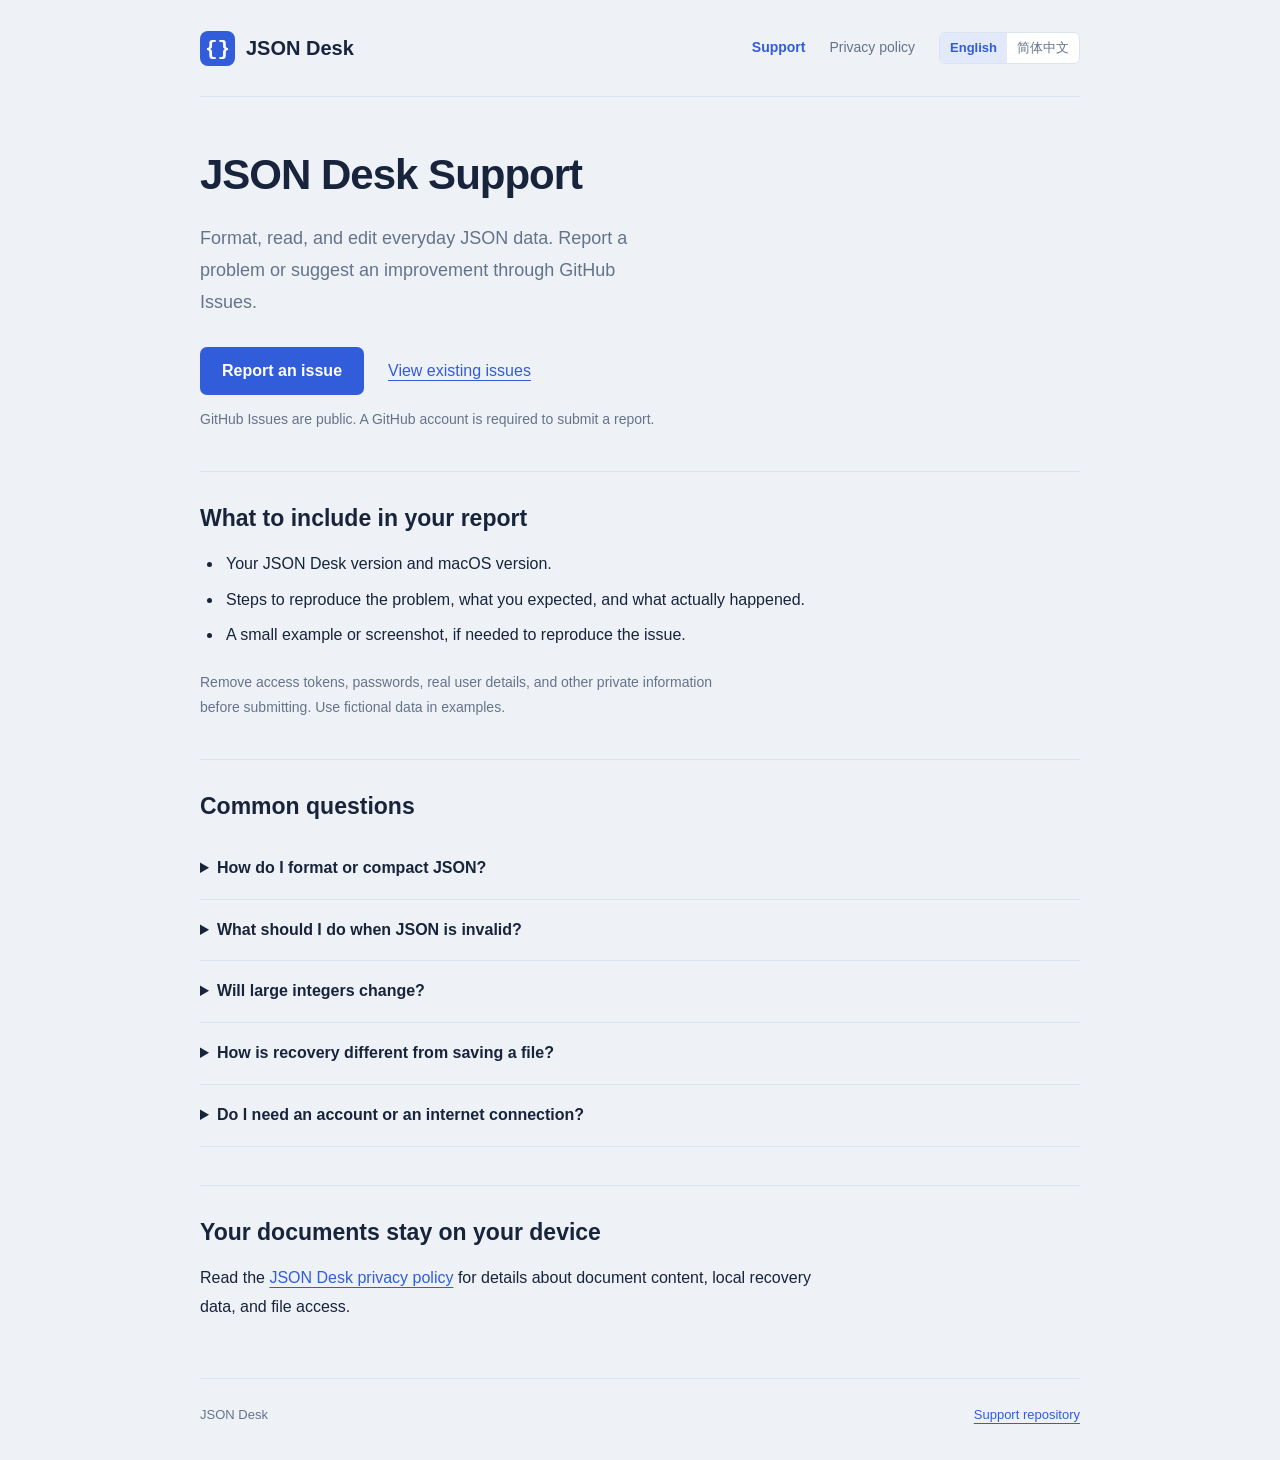
<file: index.html>
<!doctype html>
<html lang="en">
<head>
<meta charset="utf-8">
<meta name="viewport" content="width=device-width,initial-scale=1">
<meta name="description" content="Help with JSON Desk: usage tips, common questions, and support through GitHub Issues.">
<title>Support · JSON Desk</title>
<link rel="stylesheet" href="styles.css">
<link rel="canonical" href="https://json-desk-support.netlify.app/">
<link rel="alternate" hreflang="en" href="https://json-desk-support.netlify.app/">
<link rel="alternate" hreflang="zh-Hans" href="https://json-desk-support.netlify.app/zh">
<link rel="alternate" hreflang="x-default" href="https://json-desk-support.netlify.app/">
</head>
<body>
<a class="skip" href="#main">Skip to content</a>
<header>
<a class="brand" href="./"><span class="mark" aria-hidden="true">{}</span>JSON Desk</a>
<div class="header-tools">
<nav aria-label="Main navigation"><a href="./" aria-current="page">Support</a><a href="privacy.html">Privacy policy</a></nav>
<nav class="language-switch" aria-label="Choose language"><a href="./" lang="en" hreflang="en" aria-current="page">English</a><a href="zh.html" lang="zh-CN" hreflang="zh-Hans">简体中文</a></nav>
</div>
</header>
<main id="main">
<h1>JSON Desk Support</h1>
<p class="lead">Format, read, and edit everyday JSON data. Report a problem or suggest an improvement through GitHub Issues.</p>
<div class="actions"><a class="button" href="https://github.com/jmh233/json-desk-support/issues/new">Report an issue</a><a href="https://github.com/jmh233/json-desk-support/issues">View existing issues</a></div>
<p class="note">GitHub Issues are public. A GitHub account is required to submit a report.</p>
<section><h2>What to include in your report</h2>
<ul><li>Your JSON Desk version and macOS version.</li><li>Steps to reproduce the problem, what you expected, and what actually happened.</li><li>A small example or screenshot, if needed to reproduce the issue.</li></ul>
<p class="note">Remove access tokens, passwords, real user details, and other private information before submitting. Use fictional data in examples.</p></section>
<section><h2>Common questions</h2>
<details><summary>How do I format or compact JSON?</summary><p>Paste your content, or use Open to choose a UTF-8 JSON file. Then select Format or Compact. The shortcuts are <kbd>⌘ ⇧ F</kbd> for formatting and <kbd>⌘ ⇧ M</kbd> for compacting. Choose 2 spaces, 4 spaces, or tabs for indentation.</p></details>
<details><summary>What should I do when JSON is invalid?</summary><p>Use the error message to check for missing commas, colons, or quotation marks. Select the line and column in the message to jump to the problem. If formatting fails, your original content stays intact; the app does not automatically repair or delete it.</p></details>
<details><summary>Will large integers change?</summary><p>Formatting and compacting work on the source text. They preserve the original spelling of large integers, decimals, and exponents, as well as field order and duplicate keys.</p></details>
<details><summary>How is recovery different from saving a file?</summary><p>Recovery data is stored on your device to help you continue unfinished work. It does not automatically overwrite your original files. Select Save to update a file, or Save as to choose another filename or location.</p></details>
<details><summary>Do I need an account or an internet connection?</summary><p>JSON Desk does not require an account. JSON documents are processed and saved locally, and everyday editing does not depend on a server. Submitting a GitHub Issue is a separate online service that you choose to use.</p></details>
</section>
<section><h2>Your documents stay on your device</h2><p>Read the <a href="privacy.html">JSON Desk privacy policy</a> for details about document content, local recovery data, and file access.</p></section>
</main>
<footer><span>JSON Desk</span><a href="https://github.com/jmh233/json-desk-support">Support repository</a></footer>
</body>
</html>
</file>
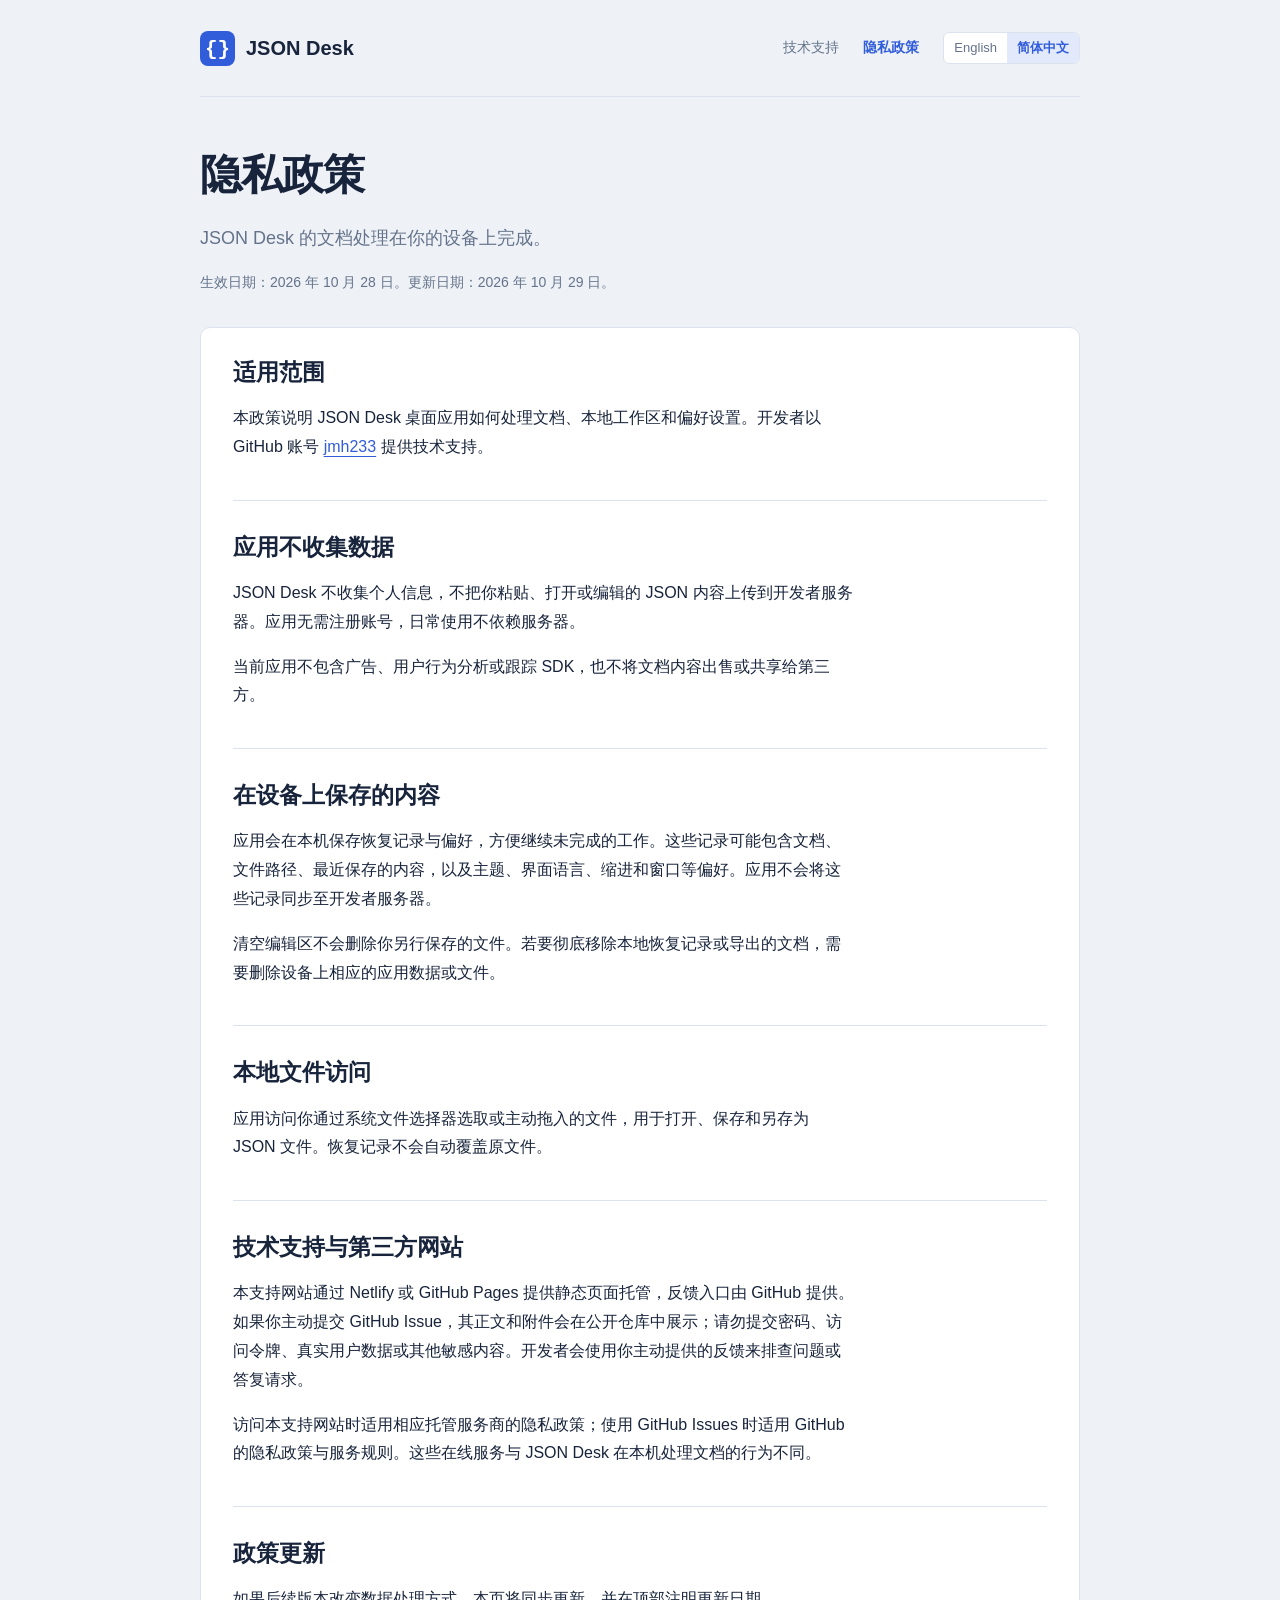
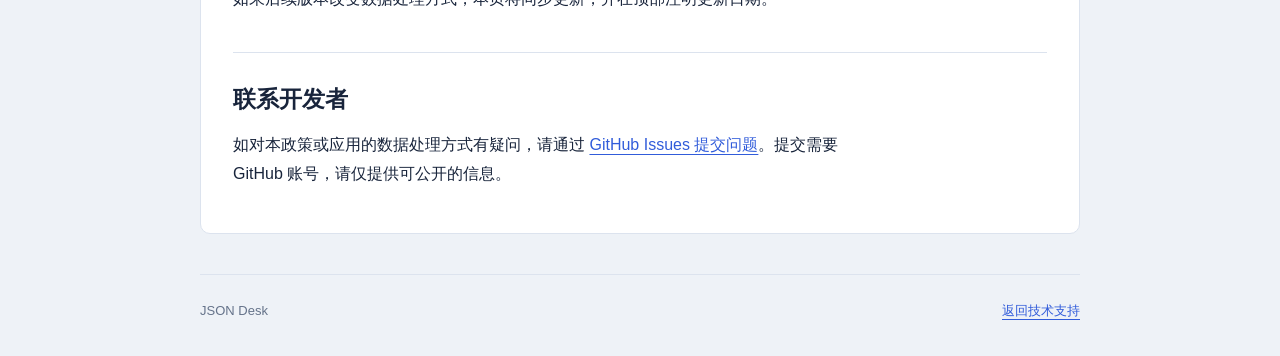
<file: privacy-zh.html>
<!doctype html>
<html lang="zh-CN">
<head>
<meta charset="utf-8">
<meta name="viewport" content="width=device-width,initial-scale=1">
<meta name="description" content="JSON Desk 隐私政策：本机文档处理、恢复记录、文件访问与 GitHub 技术支持。">
<title>隐私政策 · JSON Desk</title>
<link rel="stylesheet" href="styles.css">
<link rel="canonical" href="https://json-desk-support.netlify.app/privacy-zh">
<link rel="alternate" hreflang="en" href="https://json-desk-support.netlify.app/privacy">
<link rel="alternate" hreflang="zh-Hans" href="https://json-desk-support.netlify.app/privacy-zh">
<link rel="alternate" hreflang="x-default" href="https://json-desk-support.netlify.app/privacy">
</head>
<body>
<a class="skip" href="#main">跳到内容</a>
<header>
<a class="brand" href="zh.html"><span class="mark" aria-hidden="true">{}</span>JSON Desk</a>
<div class="header-tools">
<nav aria-label="主要导航"><a href="zh.html">技术支持</a><a href="privacy-zh.html" aria-current="page">隐私政策</a></nav>
<nav class="language-switch" aria-label="选择语言"><a href="privacy.html" lang="en" hreflang="en">English</a><a href="privacy-zh.html" lang="zh-CN" hreflang="zh-Hans" aria-current="page">简体中文</a></nav>
</div>
</header>
<main id="main">
<h1>隐私政策</h1>
<p class="lead">JSON Desk 的文档处理在你的设备上完成。</p>
<p class="date">生效日期：2026 年 10 月 28 日。更新日期：2026 年 10 月 29 日。</p>
<div class="policy">
<section><h2>适用范围</h2>
<p>本政策说明 JSON Desk 桌面应用如何处理文档、本地工作区和偏好设置。开发者以 GitHub 账号 <a href="https://github.com/jmh233">jmh233</a> 提供技术支持。</p>
</section>
<section><h2>应用不收集数据</h2>
<p>JSON Desk 不收集个人信息，不把你粘贴、打开或编辑的 JSON 内容上传到开发者服务器。应用无需注册账号，日常使用不依赖服务器。</p>
<p>当前应用不包含广告、用户行为分析或跟踪 SDK，也不将文档内容出售或共享给第三方。</p>
</section>
<section><h2>在设备上保存的内容</h2>
<p>应用会在本机保存恢复记录与偏好，方便继续未完成的工作。这些记录可能包含文档、文件路径、最近保存的内容，以及主题、界面语言、缩进和窗口等偏好。应用不会将这些记录同步至开发者服务器。</p>
<p>清空编辑区不会删除你另行保存的文件。若要彻底移除本地恢复记录或导出的文档，需要删除设备上相应的应用数据或文件。</p>
</section>
<section><h2>本地文件访问</h2>
<p>应用访问你通过系统文件选择器选取或主动拖入的文件，用于打开、保存和另存为 JSON 文件。恢复记录不会自动覆盖原文件。</p>
</section>
<section><h2>技术支持与第三方网站</h2>
<p>本支持网站通过 Netlify 或 GitHub Pages 提供静态页面托管，反馈入口由 GitHub 提供。如果你主动提交 GitHub Issue，其正文和附件会在公开仓库中展示；请勿提交密码、访问令牌、真实用户数据或其他敏感内容。开发者会使用你主动提供的反馈来排查问题或答复请求。</p>
<p>访问本支持网站时适用相应托管服务商的隐私政策；使用 GitHub Issues 时适用 GitHub 的隐私政策与服务规则。这些在线服务与 JSON Desk 在本机处理文档的行为不同。</p>
</section>
<section><h2>政策更新</h2>
<p>如果后续版本改变数据处理方式，本页将同步更新，并在顶部注明更新日期。</p>
</section>
<section><h2>联系开发者</h2>
<p>如对本政策或应用的数据处理方式有疑问，请通过 <a href="https://github.com/jmh233/json-desk-support/issues/new">GitHub Issues 提交问题</a>。提交需要 GitHub 账号，请仅提供可公开的信息。</p>
</section>
</div>
</main>
<footer><span>JSON Desk</span><a href="zh.html">返回技术支持</a></footer>
</body>
</html>
</file>
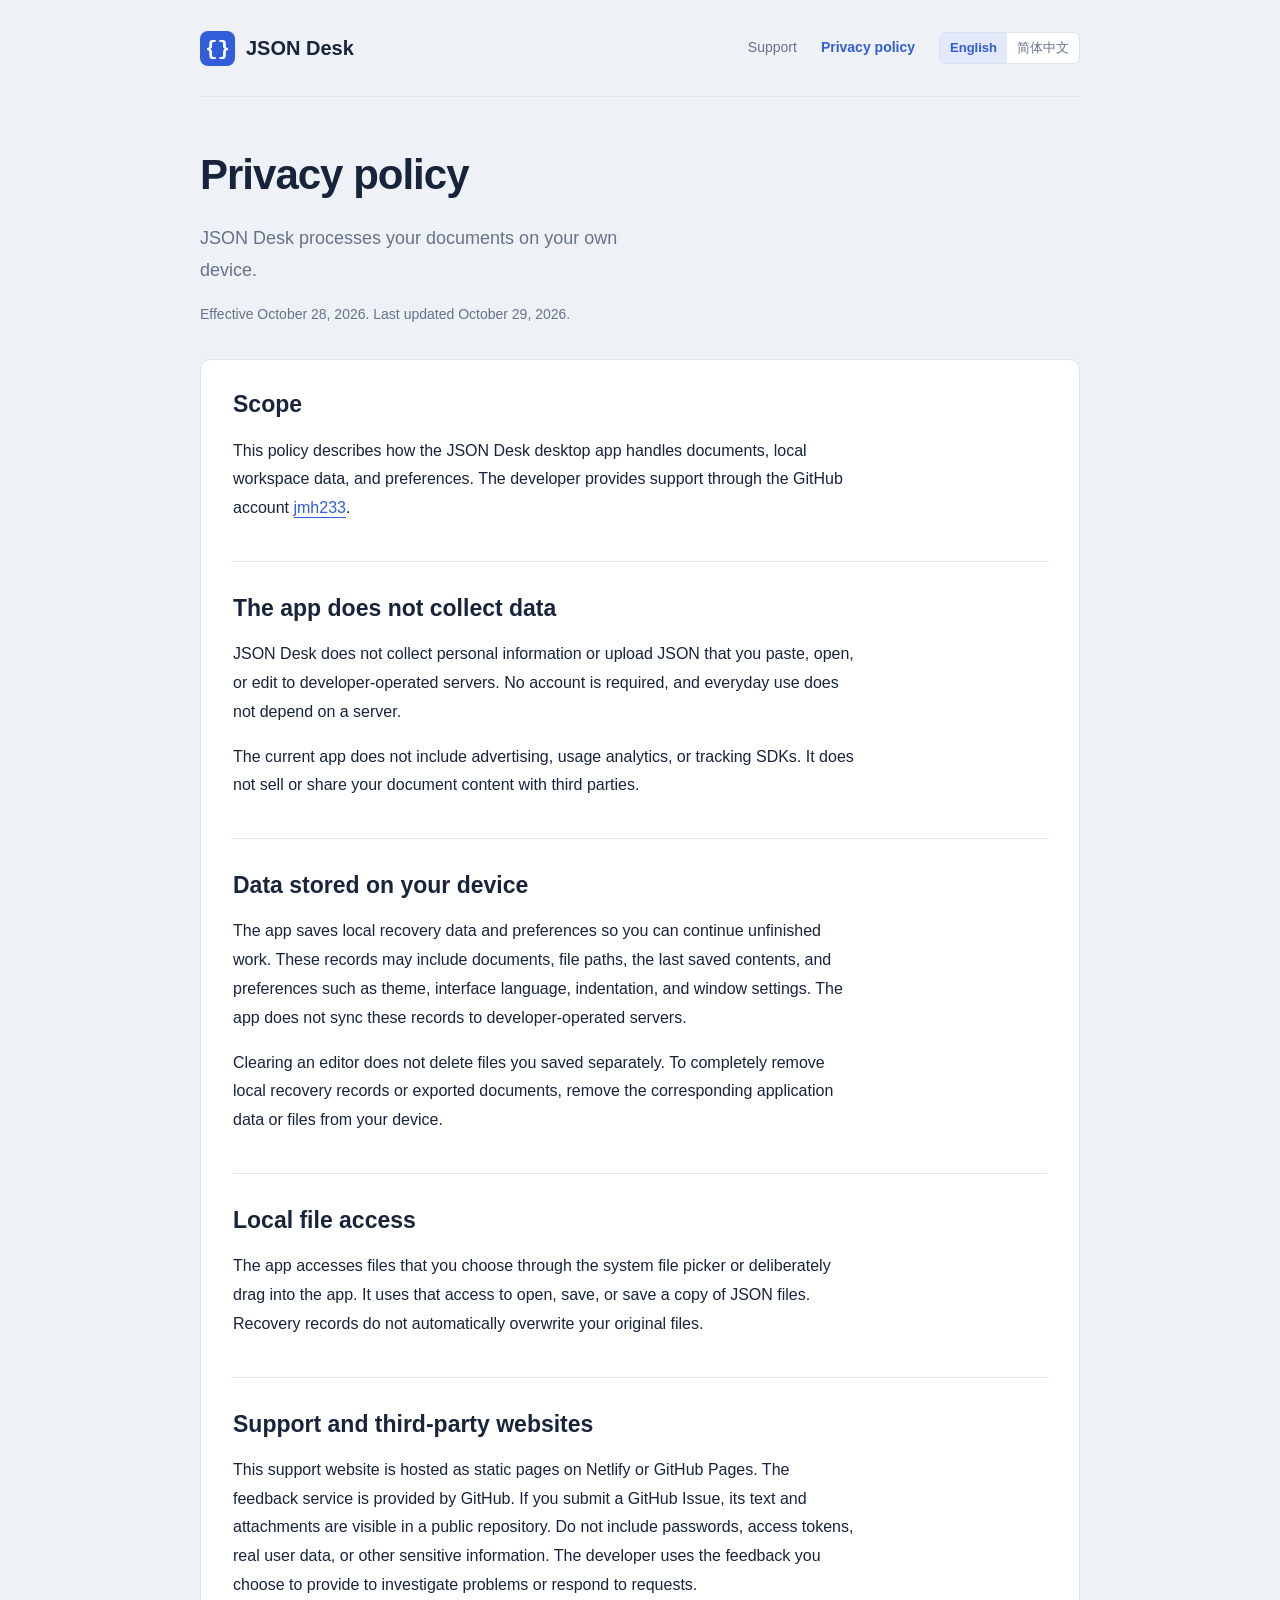
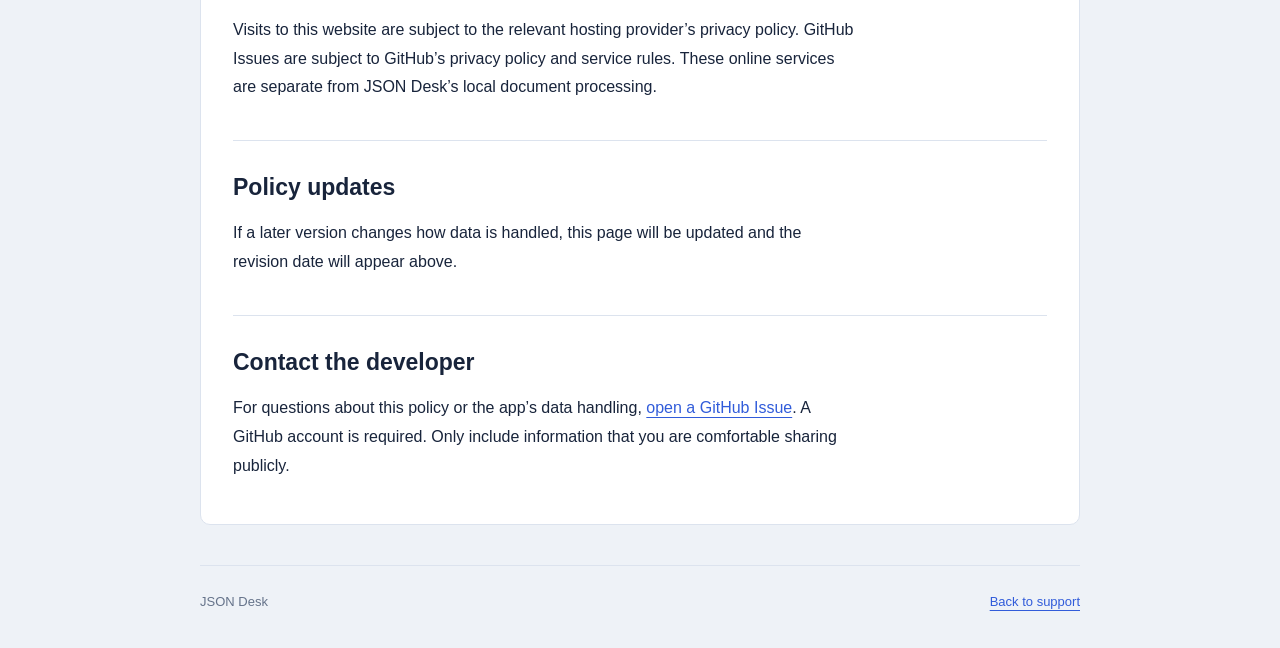
<file: privacy.html>
<!doctype html>
<html lang="en">
<head>
<meta charset="utf-8">
<meta name="viewport" content="width=device-width,initial-scale=1">
<meta name="description" content="JSON Desk privacy policy: local document processing, recovery data, file access, and GitHub support.">
<title>Privacy policy · JSON Desk</title>
<link rel="stylesheet" href="styles.css">
<link rel="canonical" href="https://json-desk-support.netlify.app/privacy">
<link rel="alternate" hreflang="en" href="https://json-desk-support.netlify.app/privacy">
<link rel="alternate" hreflang="zh-Hans" href="https://json-desk-support.netlify.app/privacy-zh">
<link rel="alternate" hreflang="x-default" href="https://json-desk-support.netlify.app/privacy">
</head>
<body>
<a class="skip" href="#main">Skip to content</a>
<header>
<a class="brand" href="./"><span class="mark" aria-hidden="true">{}</span>JSON Desk</a>
<div class="header-tools">
<nav aria-label="Main navigation"><a href="./">Support</a><a href="privacy.html" aria-current="page">Privacy policy</a></nav>
<nav class="language-switch" aria-label="Choose language"><a href="privacy.html" lang="en" hreflang="en" aria-current="page">English</a><a href="privacy-zh.html" lang="zh-CN" hreflang="zh-Hans">简体中文</a></nav>
</div>
</header>
<main id="main">
<h1>Privacy policy</h1>
<p class="lead">JSON Desk processes your documents on your own device.</p>
<p class="date">Effective October 28, 2026. Last updated October 29, 2026.</p>
<div class="policy">
<section><h2>Scope</h2>
<p>This policy describes how the JSON Desk desktop app handles documents, local workspace data, and preferences. The developer provides support through the GitHub account <a href="https://github.com/jmh233">jmh233</a>.</p>
</section>
<section><h2>The app does not collect data</h2>
<p>JSON Desk does not collect personal information or upload JSON that you paste, open, or edit to developer-operated servers. No account is required, and everyday use does not depend on a server.</p>
<p>The current app does not include advertising, usage analytics, or tracking SDKs. It does not sell or share your document content with third parties.</p>
</section>
<section><h2>Data stored on your device</h2>
<p>The app saves local recovery data and preferences so you can continue unfinished work. These records may include documents, file paths, the last saved contents, and preferences such as theme, interface language, indentation, and window settings. The app does not sync these records to developer-operated servers.</p>
<p>Clearing an editor does not delete files you saved separately. To completely remove local recovery records or exported documents, remove the corresponding application data or files from your device.</p>
</section>
<section><h2>Local file access</h2>
<p>The app accesses files that you choose through the system file picker or deliberately drag into the app. It uses that access to open, save, or save a copy of JSON files. Recovery records do not automatically overwrite your original files.</p>
</section>
<section><h2>Support and third-party websites</h2>
<p>This support website is hosted as static pages on Netlify or GitHub Pages. The feedback service is provided by GitHub. If you submit a GitHub Issue, its text and attachments are visible in a public repository. Do not include passwords, access tokens, real user data, or other sensitive information. The developer uses the feedback you choose to provide to investigate problems or respond to requests.</p>
<p>Visits to this website are subject to the relevant hosting provider’s privacy policy. GitHub Issues are subject to GitHub’s privacy policy and service rules. These online services are separate from JSON Desk’s local document processing.</p>
</section>
<section><h2>Policy updates</h2>
<p>If a later version changes how data is handled, this page will be updated and the revision date will appear above.</p>
</section>
<section><h2>Contact the developer</h2>
<p>For questions about this policy or the app’s data handling, <a href="https://github.com/jmh233/json-desk-support/issues/new">open a GitHub Issue</a>. A GitHub account is required. Only include information that you are comfortable sharing publicly.</p>
</section>
</div>
</main>
<footer><span>JSON Desk</span><a href="./">Back to support</a></footer>
</body>
</html>
</file>
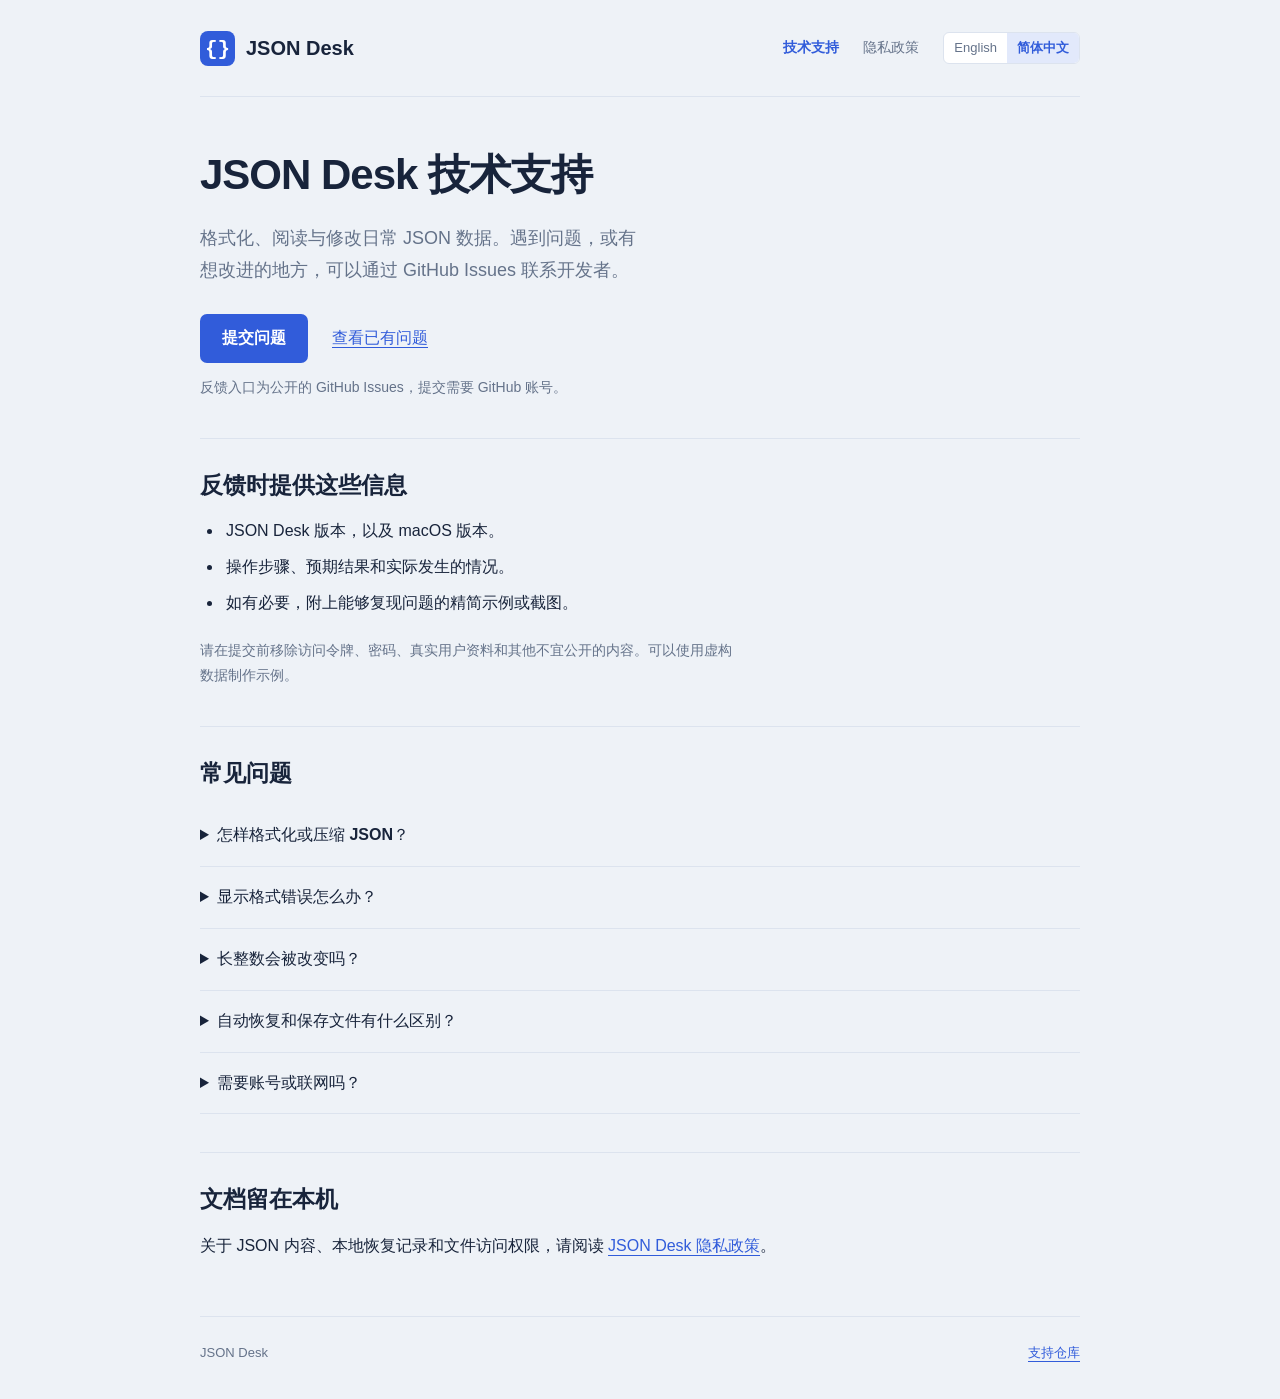
<file: zh.html>
<!doctype html>
<html lang="zh-CN">
<head>
<meta charset="utf-8">
<meta name="viewport" content="width=device-width,initial-scale=1">
<meta name="description" content="JSON Desk 技术支持：使用说明、常见问题与 GitHub Issues 反馈入口。">
<title>技术支持 · JSON Desk</title>
<link rel="stylesheet" href="styles.css">
<link rel="canonical" href="https://json-desk-support.netlify.app/zh">
<link rel="alternate" hreflang="en" href="https://json-desk-support.netlify.app/">
<link rel="alternate" hreflang="zh-Hans" href="https://json-desk-support.netlify.app/zh">
<link rel="alternate" hreflang="x-default" href="https://json-desk-support.netlify.app/">
</head>
<body>
<a class="skip" href="#main">跳到内容</a>
<header>
<a class="brand" href="zh.html"><span class="mark" aria-hidden="true">{}</span>JSON Desk</a>
<div class="header-tools">
<nav aria-label="主要导航"><a href="zh.html" aria-current="page">技术支持</a><a href="privacy-zh.html">隐私政策</a></nav>
<nav class="language-switch" aria-label="选择语言"><a href="./" lang="en" hreflang="en">English</a><a href="zh.html" lang="zh-CN" hreflang="zh-Hans" aria-current="page">简体中文</a></nav>
</div>
</header>
<main id="main">
<h1>JSON Desk 技术支持</h1>
<p class="lead">格式化、阅读与修改日常 JSON 数据。遇到问题，或有想改进的地方，可以通过 GitHub Issues 联系开发者。</p>
<div class="actions"><a class="button" href="https://github.com/jmh233/json-desk-support/issues/new">提交问题</a><a href="https://github.com/jmh233/json-desk-support/issues">查看已有问题</a></div>
<p class="note">反馈入口为公开的 GitHub Issues，提交需要 GitHub 账号。</p>
<section><h2>反馈时提供这些信息</h2>
<ul><li>JSON Desk 版本，以及 macOS 版本。</li><li>操作步骤、预期结果和实际发生的情况。</li><li>如有必要，附上能够复现问题的精简示例或截图。</li></ul>
<p class="note">请在提交前移除访问令牌、密码、真实用户资料和其他不宜公开的内容。可以使用虚构数据制作示例。</p></section>
<section><h2>常见问题</h2>
<details><summary>怎样格式化或压缩 JSON？</summary><p>粘贴内容，或通过“打开”选择 UTF-8 JSON 文件，然后点击“格式化”或“压缩”。格式化快捷键为 <kbd>⌘ ⇧ F</kbd>，压缩为 <kbd>⌘ ⇧ M</kbd>。缩进可选择 2 空格、4 空格或 Tab。</p></details>
<details><summary>显示格式错误怎么办？</summary><p>根据错误提示检查缺少的逗号、冒号或引号。点击提示中的行列位置，可以回到对应内容。格式化失败时，原始内容会保留，不会自动修复或删除。</p></details>
<details><summary>长整数会被改变吗？</summary><p>格式化与压缩按源文本处理，保留长整数、小数及指数的原始写法，也保留字段顺序与重复键。</p></details>
<details><summary>自动恢复和保存文件有什么区别？</summary><p>恢复记录保存在本机，方便继续未完成的工作；它不会自动覆盖原文件。要更新原文件，请点击“保存”；要选择新文件名或位置，请使用“另存为…”。</p></details>
<details><summary>需要账号或联网吗？</summary><p>JSON Desk 无需注册账号，JSON 文档在本机处理和保存，日常编辑不依赖服务器。通过本网站提交 GitHub Issue 属于你主动使用的独立在线服务。</p></details>
</section>
<section><h2>文档留在本机</h2><p>关于 JSON 内容、本地恢复记录和文件访问权限，请阅读 <a href="privacy-zh.html">JSON Desk 隐私政策</a>。</p></section>
</main>
<footer><span>JSON Desk</span><a href="https://github.com/jmh233/json-desk-support">支持仓库</a></footer>
</body>
</html>
</file>
<file: styles.css>
:root{color-scheme:light;--shell:#eef2f7;--paper:#fff;--ink:#18243b;--muted:#65738a;--rule:#dce3ee;--action:#315cda;font-family:-apple-system,BlinkMacSystemFont,"Segoe UI","PingFang SC","Microsoft YaHei",sans-serif}
*{box-sizing:border-box}body{margin:0;background:var(--shell);color:var(--ink);font-size:16px;line-height:1.8;-webkit-font-smoothing:antialiased}a{color:var(--action);text-underline-offset:4px}a:hover{text-decoration-thickness:2px}a:focus-visible,summary:focus-visible{outline:3px solid var(--action);outline-offset:5px}header,main,footer{width:min(880px,calc(100% - 48px));margin:auto}header{display:flex;align-items:center;justify-content:space-between;gap:24px;padding:30px 0;border-bottom:1px solid var(--rule)}.brand{display:inline-flex;align-items:center;gap:11px;color:var(--ink);font-weight:650;text-decoration:none;font-size:20px;white-space:nowrap}.mark{display:grid;place-items:center;width:35px;height:35px;border-radius:8px;background:var(--action);color:white;font-family:Menlo,Consolas,monospace;font-size:21px}nav{display:flex;gap:24px;font-size:14px}nav a{color:var(--muted);text-decoration:none}nav a[aria-current=page]{color:var(--action);font-weight:600}main{padding:52px 0 40px}h1{font-size:42px;letter-spacing:-1px;line-height:1.25;margin:0 0 20px;font-weight:650}h2{font-size:23px;line-height:1.4;margin:0 0 16px;font-weight:620}p{margin:0 0 16px;max-width:70ch}.lead{font-size:18px;color:var(--muted);max-width:44ch}.actions{display:flex;align-items:center;gap:24px;flex-wrap:wrap;margin:28px 0 12px}.button{display:inline-flex;padding:10px 22px;border-radius:7px;text-decoration:none;font-weight:600;color:white;background:var(--action)}.button:hover{background:#274bb8;text-decoration:none}.note,.date{font-size:14px;color:var(--muted)}section{border-top:1px solid var(--rule);margin-top:38px;padding-top:30px}ul,ol{padding-left:23px;margin:10px 0 20px}li{padding-left:3px;margin:7px 0}details{padding:16px 0;border-bottom:1px solid var(--rule)}summary{font-weight:570;cursor:pointer}details p{margin:13px 0 0;padding-left:19px;color:var(--muted)}code,kbd{font-family:Menlo,Consolas,monospace;background:#e3e9f3;border-radius:4px;padding:2px 5px;font-size:.88em}.policy{padding:28px 32px;background:var(--paper);border:1px solid var(--rule);border-radius:10px;margin-top:32px}.policy section:first-child{border:0;margin-top:0;padding-top:0}footer{border-top:1px solid var(--rule);padding:24px 0 34px;color:var(--muted);font-size:13px;display:flex;gap:20px;justify-content:space-between}.skip{position:fixed;top:-80px;left:16px;background:white;padding:8px 16px;z-index:5}.skip:focus{top:10px}@media(max-width:560px){header,main,footer{width:calc(100% - 36px)}header{padding:22px 0;gap:14px;align-items:flex-start;flex-wrap:wrap}nav{gap:20px}main{padding-top:36px}h1{font-size:34px}.lead{font-size:17px}.policy{padding:22px 20px}.actions{gap:18px}footer{flex-direction:column;gap:8px}}

.header-tools{display:flex;align-items:center;justify-content:flex-end;gap:24px;flex-wrap:wrap}
.language-switch{display:inline-flex;gap:0;flex-shrink:0;overflow:hidden;border:1px solid var(--rule);border-radius:6px;background:var(--paper);font-size:13px}
.language-switch a{padding:5px 10px;color:var(--muted);line-height:1.5;white-space:nowrap}
.language-switch a[aria-current="page"]{background:#e2e9fb;color:var(--action);font-weight:600}
.language-switch a:focus-visible{outline-offset:-3px}
@media(max-width:650px){header{align-items:flex-start;flex-wrap:wrap}.header-tools{justify-content:flex-start;gap:16px}}
</file>
